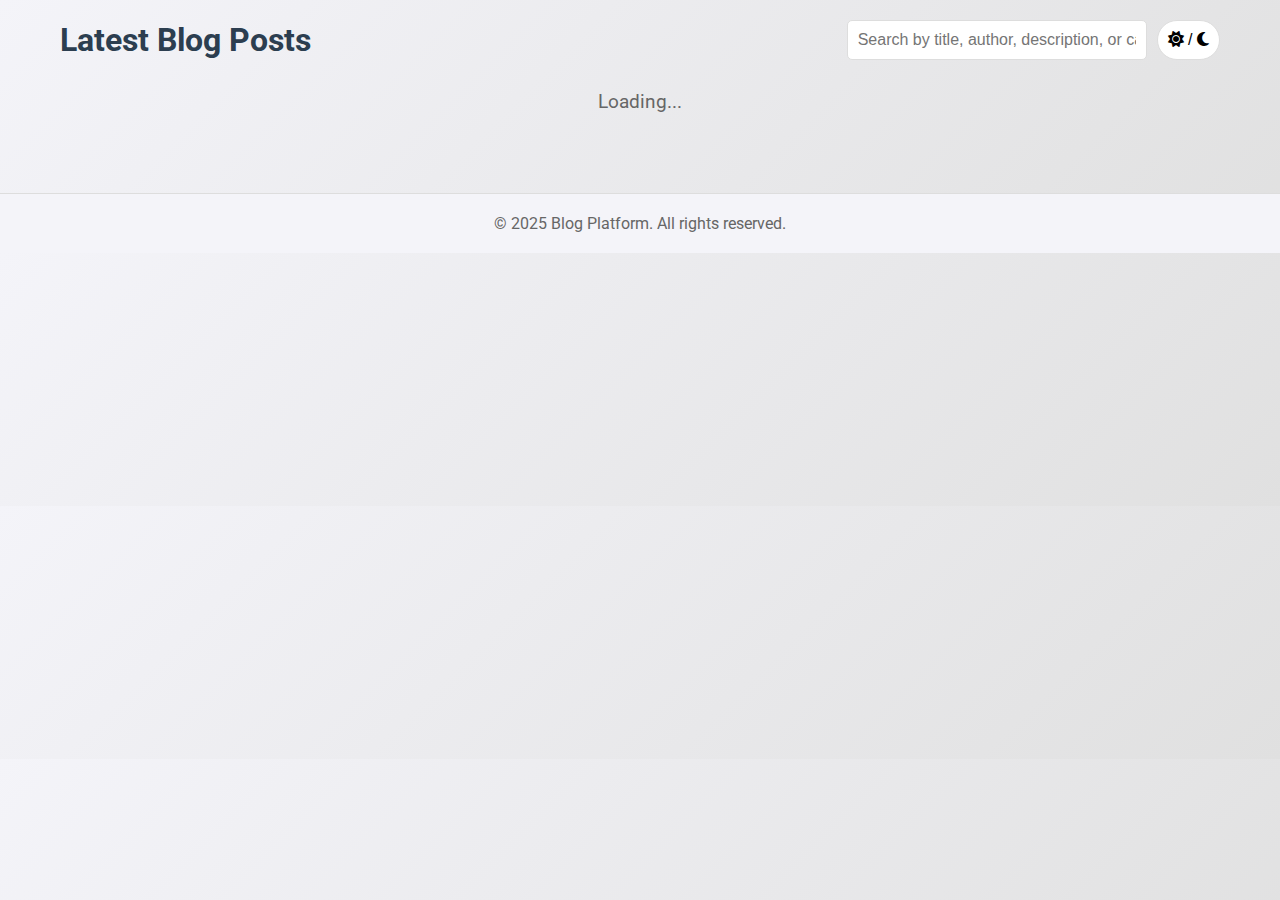
<file: Lab_task_7/index.html>
<!DOCTYPE html>
<html lang="en">
<head>
    <meta charset="UTF-8">
    <meta name="viewport" content="width=device-width, initial-scale=1.0">
    <title>Professional Blog Cards</title>
    <link rel="stylesheet" href="styles.css">
    <link href="https://fonts.googleapis.com/css2?family=Roboto:wght@400;500;700&display=swap" rel="stylesheet">
    <link rel="stylesheet" href="https://cdnjs.cloudflare.com/ajax/libs/font-awesome/6.4.0/css/all.min.css">
</head>
<body>
    <div class="container">
        <header>
            <h1>Latest Blog Posts</h1>
            <div class="header-controls">
                <input type="text" id="search-input" placeholder="Search by title, author, description, or category..." aria-label="Search blogs">
                <button id="theme-toggle" aria-label="Toggle Theme">
                    <i class="fas fa-sun"></i> / <i class="fas fa-moon"></i>
                </button>
            </div>
        </header>
        <div id="loading-spinner" class="spinner">Loading...</div>
        <div id="no-results" class="no-results" style="display: none;">No results found.</div>
        <div id="blog-container" class="blog-grid"></div>
    </div>
    <footer>
        <p>&copy; 2025 Blog Platform. All rights reserved.</p>
    </footer>
    <script src="script.js"></script>
</body>
</html>
</file>
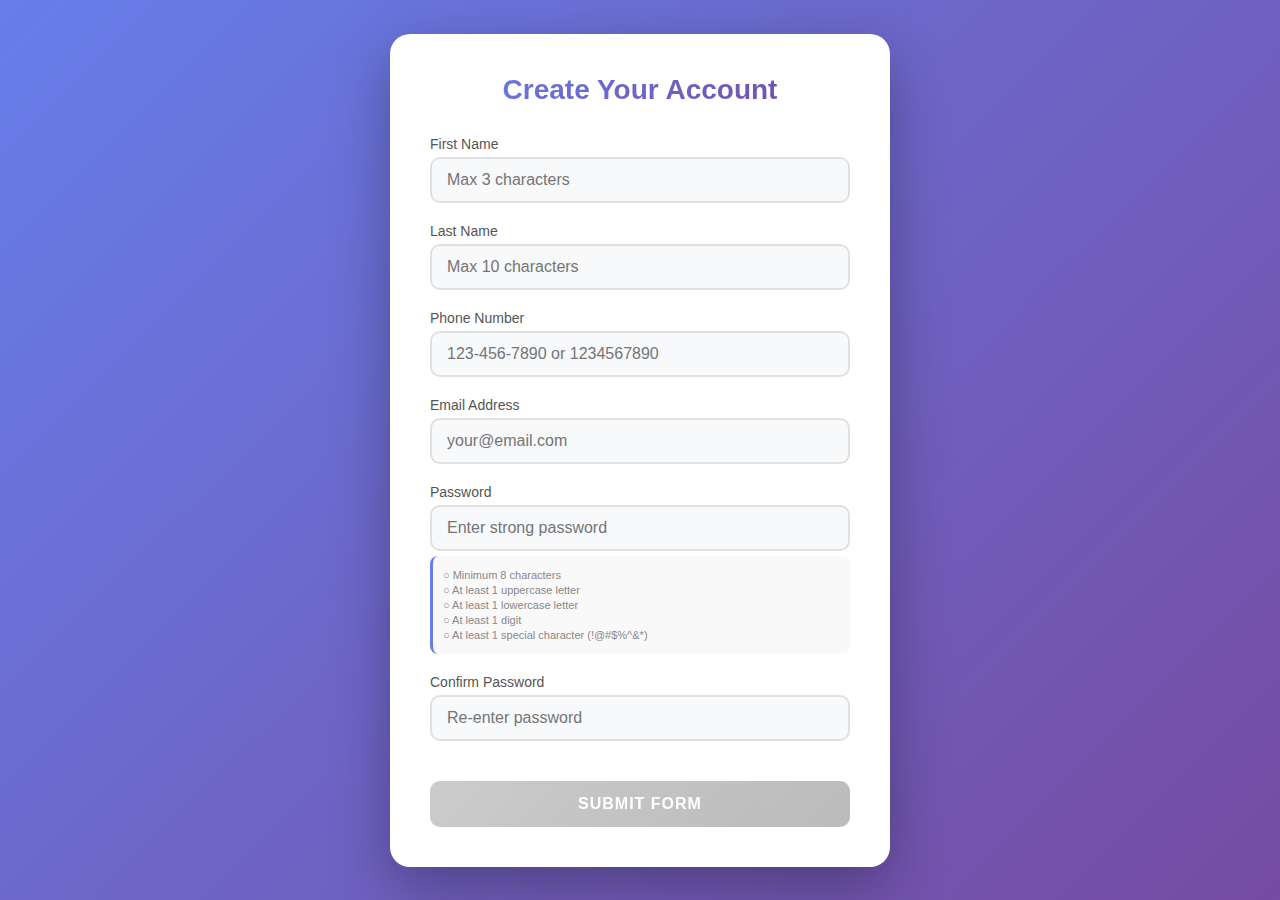
<file: Lab_Task_9 Form Validation/index.html>
<!DOCTYPE html>
<html lang="en">
<head>
    <meta charset="UTF-8">
    <meta name="viewport" content="width=device-width, initial-scale=1.0">
    <title>Interactive Form Validation</title>
    <link rel="stylesheet" href="style.css">
</head>
<body>
    <div class="container">
        <h1>Create Your Account</h1>
        <form id="validationForm" novalidate>
            <div class="form-group">
                <label for="firstName">First Name</label>
                <input type="text" id="firstName" name="firstName" placeholder="Max 3 characters">
                <span class="input-icon">✓</span>
                <div class="error-message">First name must be maximum 3 characters</div>
                <div class="success-message">Perfect!</div>
            </div>

            <div class="form-group">
                <label for="lastName">Last Name</label>
                <input type="text" id="lastName" name="lastName" placeholder="Max 10 characters">
                <span class="input-icon">✓</span>
                <div class="error-message">Last name must be maximum 10 characters</div>
                <div class="success-message">Looks good!</div>
            </div>

            <div class="form-group">
                <label for="phone">Phone Number</label>
                <input type="tel" id="phone" name="phone" placeholder="123-456-7890 or 1234567890">
                <span class="input-icon">✓</span>
                <div class="error-message">Please enter a valid phone number (123-456-7890 or 1234567890)</div>
                <div class="success-message">Valid phone number!</div>
            </div>

            <div class="form-group">
                <label for="email">Email Address</label>
                <input type="email" id="email" name="email" placeholder="your@email.com">
                <span class="input-icon">✓</span>
                <div class="error-message">Please enter a valid email address</div>
                <div class="success-message">Valid email!</div>
            </div>

            <div class="form-group">
                <label for="password">Password</label>
                <input type="password" id="password" name="password" placeholder="Enter strong password">
                <span class="input-icon">✓</span>
                <div class="password-requirements">
                    <div class="requirement" id="length">Minimum 8 characters</div>
                    <div class="requirement" id="uppercase">At least 1 uppercase letter</div>
                    <div class="requirement" id="lowercase">At least 1 lowercase letter</div>
                    <div class="requirement" id="digit">At least 1 digit</div>
                    <div class="requirement" id="special">At least 1 special character (!@#$%^&*)</div>
                </div>
            </div>

            <div class="form-group">
                <label for="confirmPassword">Confirm Password</label>
                <input type="password" id="confirmPassword" name="confirmPassword" placeholder="Re-enter password">
                <span class="input-icon">✓</span>
                <div class="error-message">Passwords do not match</div>
                <div class="success-message">Passwords match!</div>
            </div>

            <button type="submit" id="submitBtn" disabled>Submit Form</button>

            <div id="submissionMessage" class="submission-message"></div>
        </form>
    </div>

    <script src="script.js"></script>
</body>
</html>
</file>
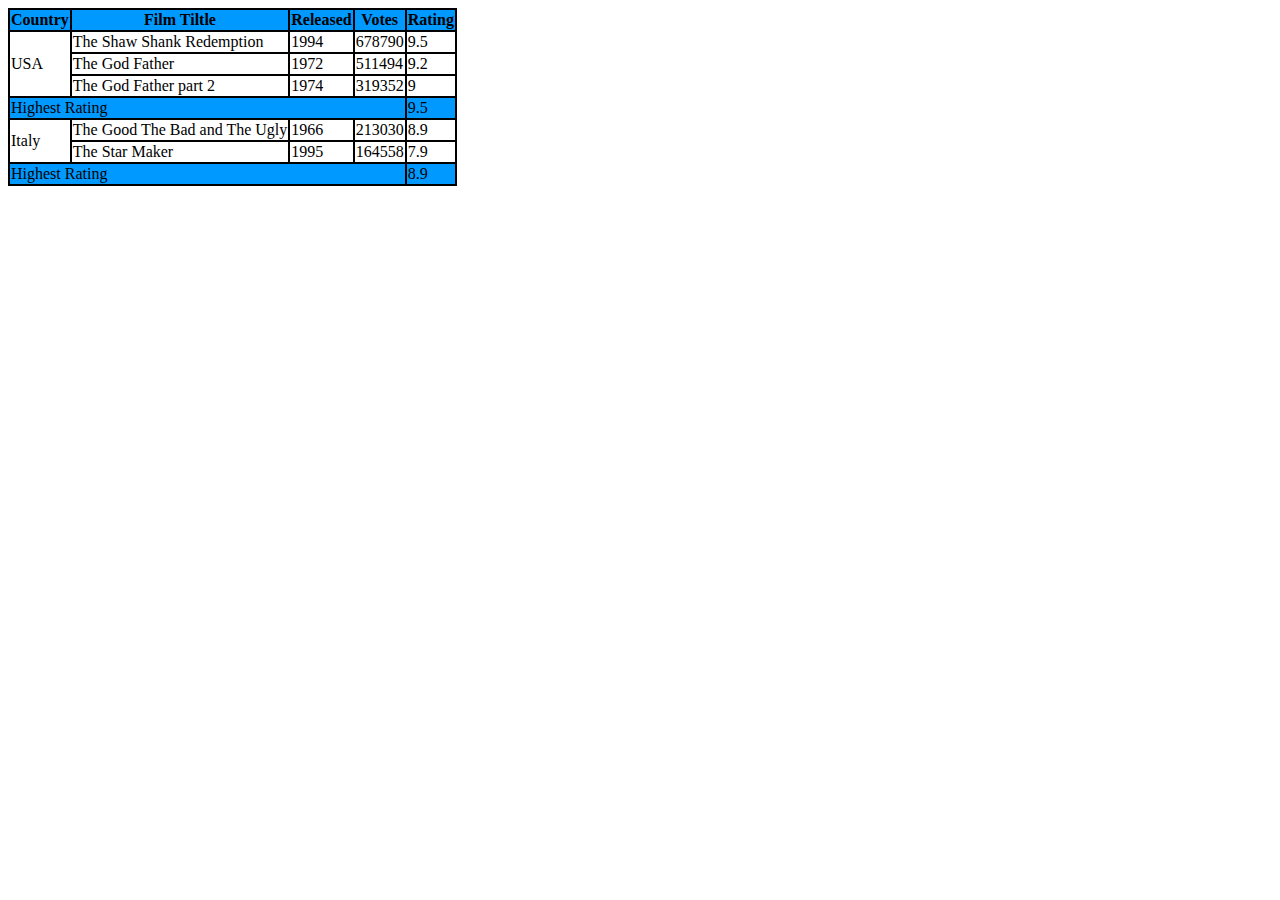
<file: Html Tables.html>
<!DOCTYPE html>
<html lang="en">
<head>
    <meta charset="UTF-8">
    <meta name="viewport" content="width=device-width, initial-scale=1.0">
    <title>TABLES</title>
    <style>
        table,tr,td,th{
            border: 2px solid black ;
            border-collapse: collapse;
        }
    </style>
</head>
<body>
    <table>
       
    <tr style="background-color: rgb(0, 153, 255);">
    <th>Country</th>
    <th>Film Tiltle</th>
    <th>Released</th>
    <th>Votes</th>
    <th>Rating</th>
</tr>
<tr>
    <td rowspan="3">USA</td>
    <td>The Shaw Shank Redemption</td>
    <td>1994</td>
    <td>678790</td>
    <td>9.5</td>
</tr>
<tr>
    <td>The God Father</td>
    <td>1972</td>
    <td>511494</td>
    <td>9.2</td>
</tr>
<tr>
    <td>The God Father part 2</td>
    <td>1974</td>
    <td>319352</td>
    <td>9</td>
</tr>
<tr style="background-color: rgb(0, 153, 255);">
    <td colspan="4">Highest Rating</td>
    <td>9.5</td>
</tr>
<tr>
    <td rowspan="2">Italy</td>
    <td>The Good The Bad and The Ugly</td>
    <td>1966</td>
    <td>213030</td>
    <td>8.9</td>
</tr>
<tr>
    <td>The Star Maker</td>
    <td>1995</td>
    <td>164558</td>
    <td>7.9</td>
</tr>
<tr style="background-color: rgb(0,153,255);">
    <td colspan="4">Highest Rating</td>
    <td>8.9</td>
</tr>
</table>
</body>
</html>
</file>
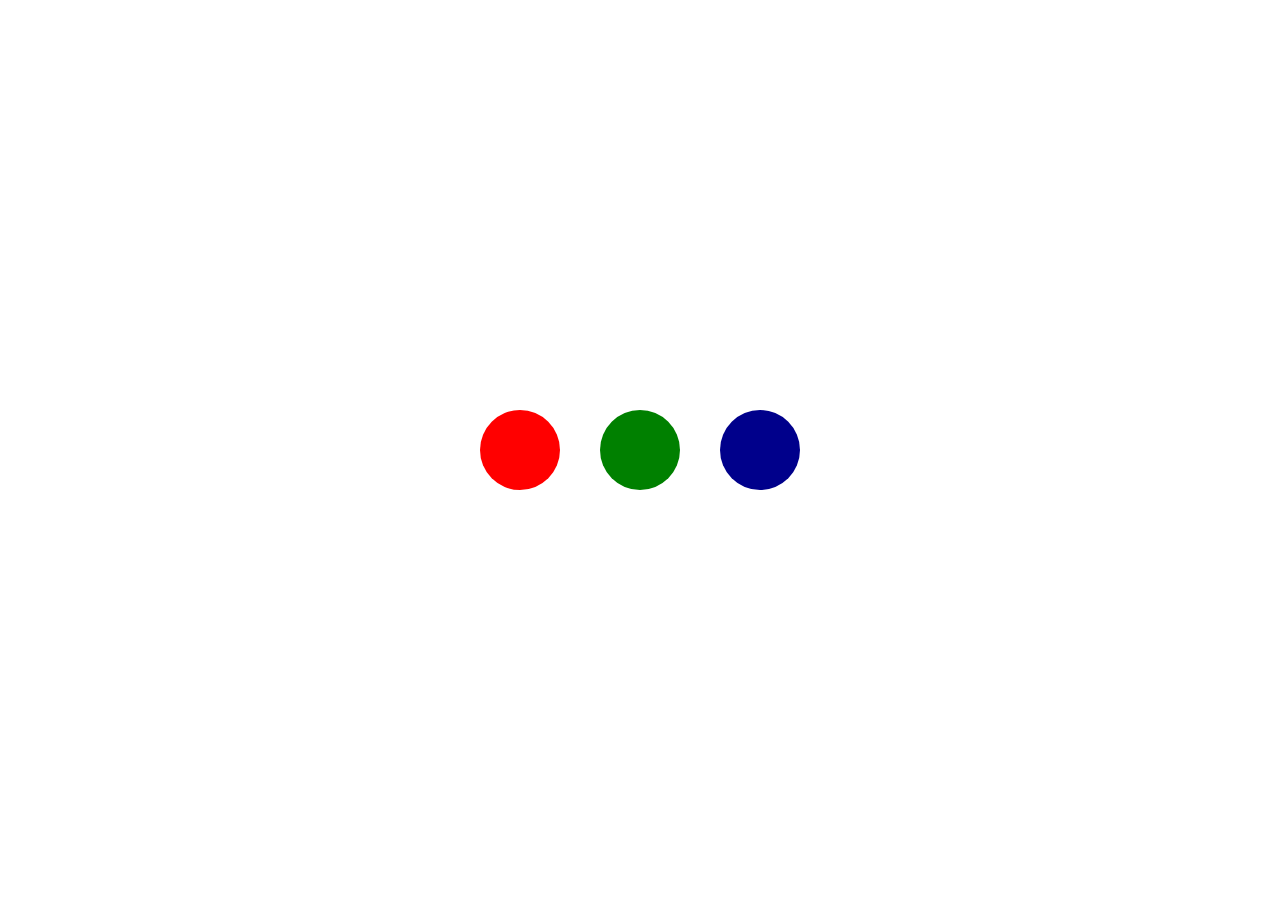
<file: Lab Task 4/Lab task4.html>
<!DOCTYPE html>
<html lang="en">
<head>
  <meta charset="UTF-8">
  <meta name="viewport" content="width=device-width, initial-scale=1.0">
  <title>Bouncing Balls Animation</title>
  <style>
    body {
      margin: 0;
      height: 100vh;
      display: flex;
      justify-content: center;
      align-items: center;
      background-color: white;
    }

    .container {
      display: flex;
      gap: 40px; /* space between balls */
    }

    .ball {
      width: 80px;
      height: 80px;
      border-radius: 50%;
      animation: bounce 1.2s infinite ease-in-out;
    }

    .red {
      background-color: red;
      animation-delay: 0s;
    }

    .green {
      background-color: green;
      animation-delay: 0.2s;
    }

    .blue {
      background-color: darkblue;
      animation-delay: 0.4s;
    }

    @keyframes bounce {
      0%, 100% {
        transform: translateY(0);
      }
      50% {
        transform: translateY(-80px);
      }
    }
  </style>
</head>
<body>
  <div class="container">
    <div class="ball red"></div>
    <div class="ball green"></div>
    <div class="ball blue"></div>
  </div>
</body>
</html>
</file>
<file: Lab_task_7/styles.css>
* {
    margin: 0;
    padding: 0;
    box-sizing: border-box;
}

body {
    font-family: 'Roboto', sans-serif;
    background: linear-gradient(135deg, #f4f4f9, #e0e0e0);
    color: #333;
    transition: background 0.3s, color 0.3s;
}

body.dark-theme {
    background: linear-gradient(135deg, #1e1e1e, #333);
    color: #ddd;
}

.container {
    max-width: 1200px;
    margin: 0 auto;
    padding: 20px;
}

header {
    display: flex;
    justify-content: space-between;
    align-items: center;
    margin-bottom: 30px;
}

h1 {
    text-align: left;
    color: #2c3e50;
}

body.dark-theme h1 {
    color: #eee;
}

#theme-toggle {
    background: #fff;
    border: 1px solid #ddd;
    padding: 10px;
    border-radius: 50px;
    cursor: pointer;
    font-size: 1rem;
    transition: background 0.3s;
}

body.dark-theme #theme-toggle {
    background: #444;
    border: 1px solid #666;
    color: #ddd;
}

.blog-grid {
    display: grid;
    grid-template-columns: repeat(auto-fit, minmax(300px, 1fr));
    gap: 20px;
    opacity: 0;
    animation: fadeIn 1s forwards;
}

@keyframes fadeIn {
    to {
        opacity: 1;
    }
}

.blog-card {
    background: #fff;
    border-radius: 12px;
    box-shadow: 0 6px 12px rgba(0, 0, 0, 0.1);
    overflow: hidden;
    transition: transform 0.3s, box-shadow 0.3s;
    animation: cardFadeIn 0.5s ease-in-out;
}

body.dark-theme .blog-card {
    background: #2c2c2c;
    box-shadow: 0 6px 12px rgba(0, 0, 0, 0.3);
}

.blog-card:hover {
    transform: scale(1.05);
    box-shadow: 0 8px 16px rgba(0, 0, 0, 0.2);
}

body.dark-theme .blog-card:hover {
    box-shadow: 0 8px 16px rgba(0, 0, 0, 0.5);
}

.blog-card img {
    width: 100%;
    height: 200px;
    object-fit: cover;
}

.blog-card-content {
    padding: 20px;
}

.blog-card-content .category {
    display: inline-block;
    background: #3498db;
    color: #fff;
    padding: 5px 10px;
    border-radius: 20px;
    font-size: 0.8rem;
    margin-bottom: 10px;
}

body.dark-theme .blog-card-content .category {
    background: #2980b9;
}

.blog-card-content h2 {
    font-size: 1.5rem;
    margin-bottom: 10px;
    color: #2c3e50;
}

body.dark-theme .blog-card-content h2 {
    color: #eee;
}

.blog-card-content .author {
    font-size: 0.9rem;
    color: #7f8c8d;
    margin-bottom: 10px;
}

body.dark-theme .blog-card-content .author {
    color: #bbb;
}

.blog-card-content .description {
    font-size: 1rem;
    color: #34495e;
    margin-bottom: 15px;
    line-height: 1.5;
}

body.dark-theme .blog-card-content .description {
    color: #ccc;
}

.blog-card-content .date {
    font-size: 0.85rem;
    color: #95a5a6;
    margin-bottom: 15px;
}

body.dark-theme .blog-card-content .date {
    color: #aaa;
}

.blog-card-content .read-more {
    display: inline-block;
    background: #2c3e50;
    color: #fff;
    padding: 10px 20px;
    border-radius: 5px;
    text-decoration: none;
    transition: background 0.3s;
}

.blog-card-content .read-more:hover {
    background: #34495e;
}

body.dark-theme .blog-card-content .read-more {
    background: #444;
}

body.dark-theme .blog-card-content .read-more:hover {
    background: #555;
}

.spinner {
    text-align: center;
    font-size: 1.2rem;
    color: #666;
    margin: 20px 0;
}

body.dark-theme .spinner {
    color: #aaa;
}

footer {
    text-align: center;
    margin-top: 40px;
    padding: 20px;
    background: #f4f4f9;
    color: #666;
    border-top: 1px solid #ddd;
}

body.dark-theme footer {
    background: #222;
    color: #aaa;
    border-top: 1px solid #444;
}

@keyframes cardFadeIn {
    from {
        opacity: 0;
        transform: translateY(20px);
    }
    to {
        opacity: 1;
        transform: translateY(0);
    }
}

/* Responsive adjustments */
@media (max-width: 768px) {
    .blog-grid {
        grid-template-columns: repeat(auto-fit, minmax(250px, 1fr));
    }
}

@media (max-width: 480px) {
    .blog-grid {
        grid-template-columns: 1fr;
    }

    h1 {
        font-size: 1.8rem;
    }
}

/* Additional header controls */
.header-controls {
    display: flex;
    align-items: center;
    gap: 10px;
}

#search-input {
    padding: 10px;
    border: 1px solid #ddd;
    border-radius: 5px;
    width: 300px;
    font-size: 1rem;
    transition: border 0.3s;
}

#search-input:focus {
    border-color: #3498db;
    outline: none;
}

body.dark-theme #search-input {
    background: #333;
    color: #ddd;
    border-color: #666;
}

.no-results {
    text-align: center;
    font-size: 1.2rem;
    color: #888;
    margin: 20px 0;
}

body.dark-theme .no-results {
    color: #aaa;
}

/* Responsive adjustments for header controls */
@media (max-width: 768px) {
    .header-controls {
        flex-direction: column;
        gap: 15px;
    }

    #search-input {
        width: 100%;
    }
}
</file>
<file: Lab_Task_9 Form Validation/style.css>
* {
    margin: 0;
    padding: 0;
    box-sizing: border-box;
}

body {
    font-family: 'Segoe UI', Tahoma, Geneva, Verdana, sans-serif;
    background: linear-gradient(135deg, #667eea 0%, #764ba2 100%);
    min-height: 100vh;
    display: flex;
    justify-content: center;
    align-items: center;
    padding: 20px;
}

.container {
    background: white;
    border-radius: 20px;
    box-shadow: 0 20px 60px rgba(0, 0, 0, 0.3);
    padding: 40px;
    width: 100%;
    max-width: 500px;
    animation: slideIn 0.5s ease-out;
}

@keyframes slideIn {
    from {
        opacity: 0;
        transform: translateY(-30px);
    }
    to {
        opacity: 1;
        transform: translateY(0);
    }
}

h1 {
    color: #333;
    text-align: center;
    margin-bottom: 30px;
    font-size: 28px;
    background: linear-gradient(135deg, #667eea 0%, #764ba2 100%);
    -webkit-background-clip: text;
    -webkit-text-fill-color: transparent;
}

.form-group {
    margin-bottom: 20px;
    position: relative;
}

label {
    display: block;
    margin-bottom: 5px;
    color: #555;
    font-weight: 500;
    font-size: 14px;
    transition: color 0.3s;
}

input {
    width: 100%;
    padding: 12px 15px;
    border: 2px solid #e0e0e0;
    border-radius: 10px;
    font-size: 16px;
    transition: all 0.3s;
    background-color: #f8f9fa;
}

input:focus {
    outline: none;
    background-color: white;
    box-shadow: 0 0 0 4px rgba(102, 126, 234, 0.1);
}

input.valid {
    border-color: #4caf50;
    background-color: #f1f8f4;
}

input.invalid {
    border-color: #f44336;
    background-color: #fef1f0;
}

.error-message {
    color: #f44336;
    font-size: 12px;
    margin-top: 5px;
    display: none;
    animation: shake 0.3s;
}

.error-message.show {
    display: block;
}

@keyframes shake {
    0%, 100% { transform: translateX(0); }
    25% { transform: translateX(-5px); }
    75% { transform: translateX(5px); }
}

.success-message {
    color: #4caf50;
    font-size: 12px;
    margin-top: 5px;
    display: none;
}

.success-message.show {
    display: block;
}

.password-requirements {
    font-size: 11px;
    color: #888;
    margin-top: 5px;
    padding: 10px;
    background: #f9f9f9;
    border-radius: 8px;
    border-left: 3px solid #667eea;
}

.requirement {
    margin: 3px 0;
    transition: color 0.3s;
}

.requirement.met {
    color: #4caf50;
}

.requirement.met::before {
    content: "✓ ";
}

.requirement:not(.met)::before {
    content: "○ ";
}

button {
    width: 100%;
    padding: 14px;
    background: linear-gradient(135deg, #667eea 0%, #764ba2 100%);
    color: white;
    border: none;
    border-radius: 10px;
    font-size: 16px;
    font-weight: 600;
    cursor: pointer;
    transition: all 0.3s;
    text-transform: uppercase;
    letter-spacing: 1px;
    margin-top: 20px;
}

button:hover:not(:disabled) {
    transform: translateY(-2px);
    box-shadow: 0 10px 20px rgba(0, 0, 0, 0.2);
}

button:disabled {
    opacity: 0.5;
    cursor: not-allowed;
    background: linear-gradient(135deg, #999 0%, #777 100%);
}

.submission-message {
    padding: 15px;
    border-radius: 10px;
    margin-top: 20px;
    text-align: center;
    display: none;
    animation: fadeIn 0.5s;
}

@keyframes fadeIn {
    from { opacity: 0; }
    to { opacity: 1; }
}

.submission-message.success {
    background-color: #d4edda;
    color: #155724;
    border: 1px solid #c3e6cb;
    display: block;
}

.submission-message.error {
    background-color: #f8d7da;
    color: #721c24;
    border: 1px solid #f5c6cb;
    display: block;
}

.input-icon {
    position: absolute;
    right: 15px;
    top: 38px;
    font-size: 20px;
    display: none;
}

.input-icon.valid {
    color: #4caf50;
    display: block;
}

.input-icon.invalid {
    color: #f44336;
    display: block;
}
</file>
